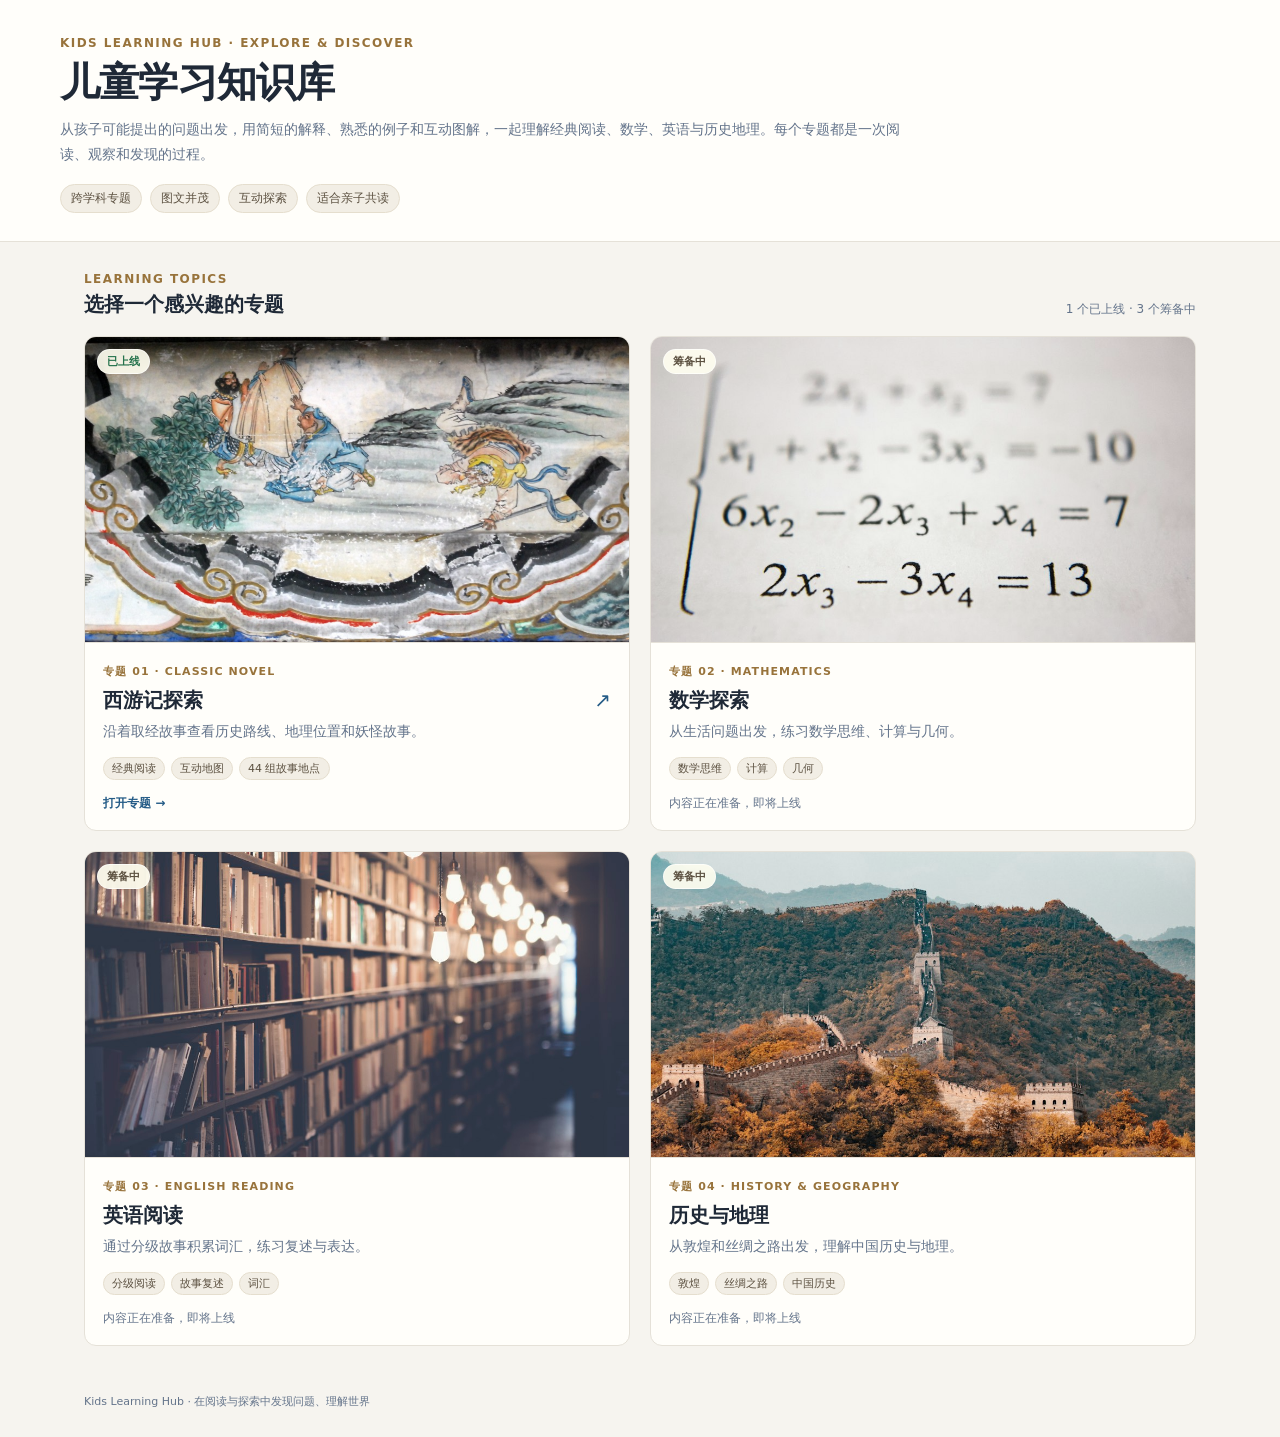
<file: topics/index.html>
<!doctype html>
<html lang="zh-CN">
<head>
<meta charset="utf-8" />
<meta name="viewport" content="width=device-width,initial-scale=1" />
<meta name="description" content="Kids Learning Hub 儿童学习知识库，通过经典阅读、数学、英语和历史地理专题，陪伴孩子阅读、观察与探索。" />
<title>Kids Learning Hub · 儿童学习知识库</title>
<style>
:root {
  --ink: #1f2937;
  --muted: #64748b;
  --paper: #f6f4ef;
  --panel: #fffefa;
  --line: #e5e1d8;
  --blue: #245b86;
  --gold: #98733b;
  --green: #26734d;
}
* { box-sizing: border-box; }
body {
  margin: 0;
  min-height: 100vh;
  font-family: system-ui, -apple-system, "Segoe UI", "PingFang SC", "Microsoft YaHei", sans-serif;
  color: var(--ink);
  background: var(--paper);
}
a { color: inherit; }
.site-header {
  padding: 36px 24px 28px;
  background: var(--panel);
  border-bottom: 1px solid var(--line);
}
.header-inner, main, footer { width: min(1160px, 100%); margin: 0 auto; }
.kicker {
  color: var(--gold);
  font-size: 12px;
  font-weight: 700;
  letter-spacing: .12em;
}
h1 {
  margin: 7px 0 10px;
  font-size: clamp(28px, 4vw, 40px);
  line-height: 1.25;
  letter-spacing: -.02em;
}
.subtitle {
  max-width: 860px;
  margin: 0;
  color: var(--muted);
  font-size: 14px;
  line-height: 1.8;
}
.stats { display: flex; flex-wrap: wrap; gap: 8px; margin-top: 17px; }
.stat, .tag {
  border: 1px solid #e5dece;
  border-radius: 999px;
  background: #f2eee5;
  color: #5c5141;
  font-size: 12px;
}
.stat { padding: 5px 10px; }
main { padding: 30px 24px 48px; }
.section-head {
  display: flex;
  align-items: end;
  justify-content: space-between;
  gap: 16px;
  margin-bottom: 18px;
}
.section-head h2 { margin: 4px 0 0; font-size: 20px; line-height: 1.4; }
.small { color: var(--muted); font-size: 12px; white-space: nowrap; }
.topics { display: grid; grid-template-columns: repeat(2, minmax(0, 1fr)); gap: 20px; }
.topic {
  min-width: 0;
  overflow: hidden;
  border: 1px solid var(--line);
  border-radius: 12px;
  background: var(--panel);
  transition: border-color .15s, box-shadow .15s, transform .15s;
}
a.topic { display: block; text-decoration: none; }
a.topic:hover {
  border-color: #c8b68e;
  box-shadow: 0 5px 18px #0000000a;
  transform: translateY(-2px);
}
a.topic:focus-visible { outline: 3px solid #245b8644; outline-offset: 4px; }
.cover {
  position: relative;
  aspect-ratio: 16 / 9;
  overflow: hidden;
  border-bottom: 1px solid var(--line);
  background: #e9e5db;
}
.cover img {
  display: block;
  width: 100%;
  height: 100%;
  object-fit: cover;
  filter: saturate(.78);
  transition: transform .25s, filter .25s;
}
a.topic:hover .cover img { transform: scale(1.015); filter: saturate(.95); }
.badge {
  position: absolute;
  top: 12px;
  left: 12px;
  padding: 4px 9px;
  border: 1px solid #ffffffaa;
  border-radius: 999px;
  background: #fffef0e8;
  color: #5c5141;
  font-size: 11px;
  font-weight: 700;
  backdrop-filter: blur(8px);
}
.badge.online { color: var(--green); }
.card-body { padding: 17px 18px 18px; }
.topic-number { color: var(--gold); font-size: 11px; font-weight: 800; letter-spacing: .1em; }
.title-row { display: flex; align-items: center; justify-content: space-between; gap: 12px; }
.title-row h3 { margin: 7px 0 6px; font-size: 20px; line-height: 1.4; }
.arrow { color: var(--blue); font-size: 20px; }
.description { min-height: 24px; margin: 0; color: var(--muted); font-size: 14px; line-height: 1.7; }
.tags { display: flex; flex-wrap: wrap; gap: 6px; margin-top: 13px; }
.tag { padding: 3px 8px; font-size: 11px; }
.status { margin-top: 15px; color: var(--muted); font-size: 12px; }
.status.enter { color: var(--blue); font-weight: 700; }
footer { padding: 0 24px 28px; color: var(--muted); font-size: 11px; }
@media (max-width: 700px) {
  .site-header { padding: 26px 18px 22px; }
  main { padding: 24px 14px 36px; }
  .topics { grid-template-columns: 1fr; gap: 18px; }
  .section-head { align-items: start; }
  .section-head .small { padding-top: 4px; white-space: normal; text-align: right; }
  .card-body { padding: 15px 16px 17px; }
  .description { min-height: 0; }
  footer { padding: 0 16px 24px; }
}
@media (prefers-reduced-motion: reduce) {
  .topic, .cover img { transition: none; }
  a.topic:hover, a.topic:hover .cover img { transform: none; }
}
</style>
</head>
<body>
<header class="site-header">
  <div class="header-inner">
    <div class="kicker">KIDS LEARNING HUB · EXPLORE &amp; DISCOVER</div>
    <h1>儿童学习知识库</h1>
    <p class="subtitle">从孩子可能提出的问题出发，用简短的解释、熟悉的例子和互动图解，一起理解经典阅读、数学、英语与历史地理。每个专题都是一次阅读、观察和发现的过程。</p>
    <div class="stats" aria-label="平台特点">
      <span class="stat">跨学科专题</span>
      <span class="stat">图文并茂</span>
      <span class="stat">互动探索</span>
      <span class="stat">适合亲子共读</span>
    </div>
  </div>
</header>
<main>
  <div class="section-head">
    <div>
      <div class="kicker">LEARNING TOPICS</div>
      <h2>选择一个感兴趣的专题</h2>
    </div>
    <span class="small">1 个已上线 · 3 个筹备中</span>
  </div>
  <section class="topics" aria-label="学习专题">
    <a class="topic" href="./xiyouji/">
      <div class="cover">
        <img src="./assets/home/xiyouji.jpg" width="1200" height="593" alt="颐和园长廊中的《西游记》唐僧师徒人物彩绘" fetchpriority="high" />
        <span class="badge online">已上线</span>
      </div>
      <div class="card-body">
        <span class="topic-number">专题 01 · CLASSIC NOVEL</span>
        <div class="title-row"><h3>西游记探索</h3><span class="arrow" aria-hidden="true">↗</span></div>
        <p class="description">沿着取经故事查看历史路线、地理位置和妖怪故事。</p>
        <div class="tags"><span class="tag">经典阅读</span><span class="tag">互动地图</span><span class="tag">44 组故事地点</span></div>
        <div class="status enter">打开专题 <span aria-hidden="true">→</span></div>
      </div>
    </a>

    <article class="topic">
      <div class="cover">
        <img src="./assets/home/math.jpg" width="1000" height="650" alt="写在纸上的数学公式" loading="lazy" />
        <span class="badge">筹备中</span>
      </div>
      <div class="card-body">
        <span class="topic-number">专题 02 · MATHEMATICS</span>
        <div class="title-row"><h3>数学探索</h3></div>
        <p class="description">从生活问题出发，练习数学思维、计算与几何。</p>
        <div class="tags"><span class="tag">数学思维</span><span class="tag">计算</span><span class="tag">几何</span></div>
        <div class="status">内容正在准备，即将上线</div>
      </div>
    </article>

    <article class="topic">
      <div class="cover">
        <img src="./assets/home/english.jpg" width="1000" height="650" alt="灯光下排列着书籍的阅读空间" loading="lazy" />
        <span class="badge">筹备中</span>
      </div>
      <div class="card-body">
        <span class="topic-number">专题 03 · ENGLISH READING</span>
        <div class="title-row"><h3>英语阅读</h3></div>
        <p class="description">通过分级故事积累词汇，练习复述与表达。</p>
        <div class="tags"><span class="tag">分级阅读</span><span class="tag">故事复述</span><span class="tag">词汇</span></div>
        <div class="status">内容正在准备，即将上线</div>
      </div>
    </article>

    <article class="topic">
      <div class="cover">
        <img src="./assets/home/history.jpg" width="1000" height="650" alt="秋日山岭间蜿蜒的长城" loading="lazy" />
        <span class="badge">筹备中</span>
      </div>
      <div class="card-body">
        <span class="topic-number">专题 04 · HISTORY &amp; GEOGRAPHY</span>
        <div class="title-row"><h3>历史与地理</h3></div>
        <p class="description">从敦煌和丝绸之路出发，理解中国历史与地理。</p>
        <div class="tags"><span class="tag">敦煌</span><span class="tag">丝绸之路</span><span class="tag">中国历史</span></div>
        <div class="status">内容正在准备，即将上线</div>
      </div>
    </article>
  </section>
</main>
<footer>Kids Learning Hub · 在阅读与探索中发现问题、理解世界</footer>
</body>
</html>
</file>
